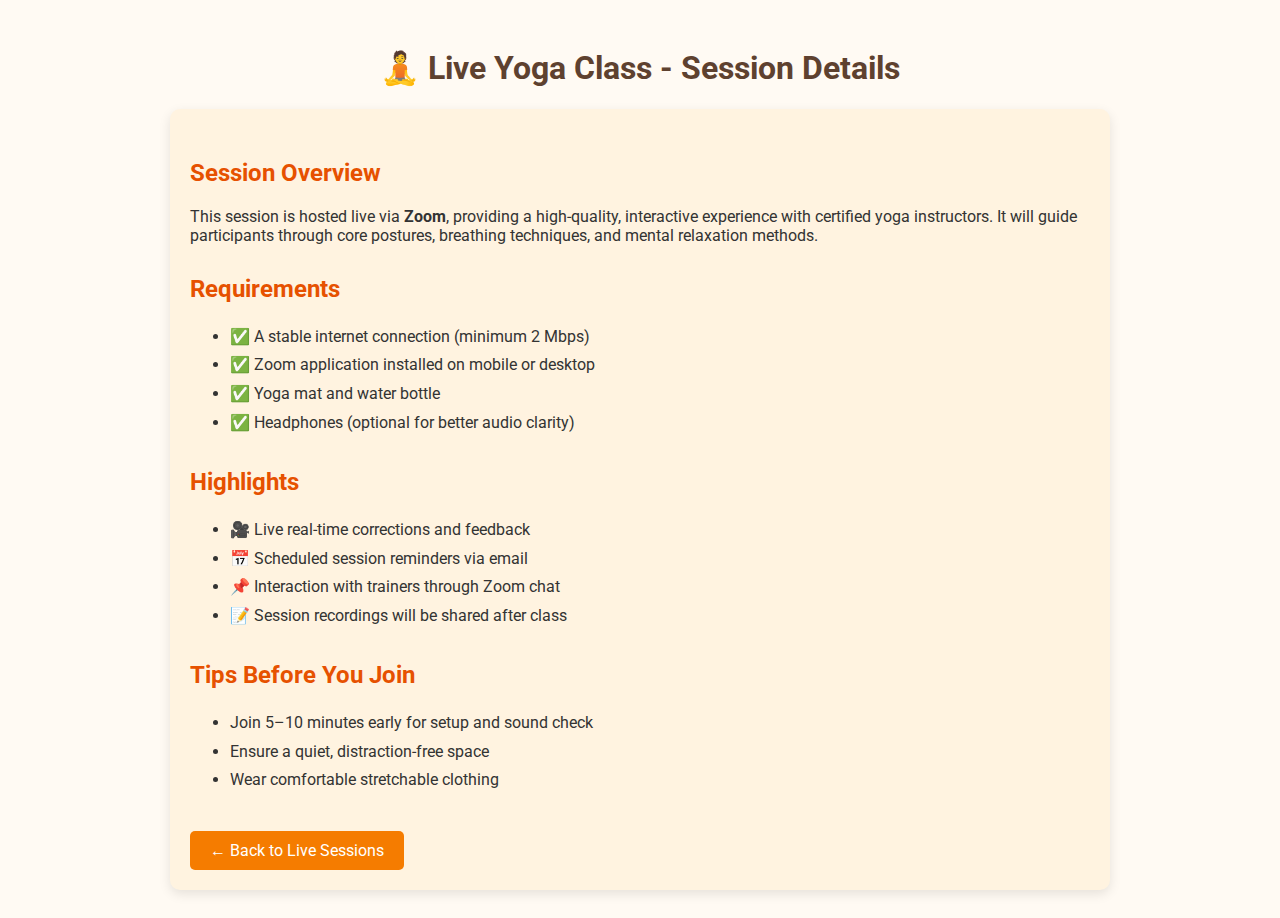
<file: detaillive.html>
<!DOCTYPE html>
<html lang="en">
<head>
  <meta charset="UTF-8" />
  <meta name="viewport" content="width=device-width, initial-scale=1.0"/>
  <title>Live Session Details - Yoga Bliss</title>
  <link href="https://fonts.googleapis.com/css2?family=Roboto&display=swap" rel="stylesheet" />
  <style>
    body {
      font-family: 'Roboto', sans-serif;
      background-color: #fffaf3;
      color: #333;
      padding: 20px;
    }

    h1 {
      text-align: center;
      color: #5e412f;
    }

    .section {
      max-width: 900px;
      margin: auto;
      padding: 20px;
      background-color: #fff3e0;
      border-radius: 10px;
      box-shadow: 0 4px 12px rgba(0,0,0,0.1);
    }

    h2 {
      color: #e65100;
      margin-top: 30px;
    }

    ul {
      line-height: 1.8;
    }

    a.button {
      display: inline-block;
      margin-top: 20px;
      padding: 10px 20px;
      background-color: #f57c00;
      color: white;
      border-radius: 5px;
      text-decoration: none;
    }

    a.button:hover {
      background-color: #e64a19;
    }
  </style>
</head>
<body>

  <h1>🧘 Live Yoga Class - Session Details</h1>

  <div class="section">
    <h2>Session Overview</h2>
    <p>This session is hosted live via <strong>Zoom</strong>, providing a high-quality, interactive experience with certified yoga instructors. It will guide participants through core postures, breathing techniques, and mental relaxation methods.</p>

    <h2>Requirements</h2>
    <ul>
      <li>✅ A stable internet connection (minimum 2 Mbps)</li>
      <li>✅ Zoom application installed on mobile or desktop</li>
      <li>✅ Yoga mat and water bottle</li>
      <li>✅ Headphones (optional for better audio clarity)</li>
    </ul>

    <h2>Highlights</h2>
    <ul>
      <li>🎥 Live real-time corrections and feedback</li>
      <li>📅 Scheduled session reminders via email</li>
      <li>📌 Interaction with trainers through Zoom chat</li>
      <li>📝 Session recordings will be shared after class</li>
    </ul>

    <h2>Tips Before You Join</h2>
    <ul>
      <li>Join 5–10 minutes early for setup and sound check</li>
      <li>Ensure a quiet, distraction-free space</li>
      <li>Wear comfortable stretchable clothing</li>
    </ul>

    <a class="button" href="live.html">← Back to Live Sessions</a>
  </div>

</body>
</html>
</file>
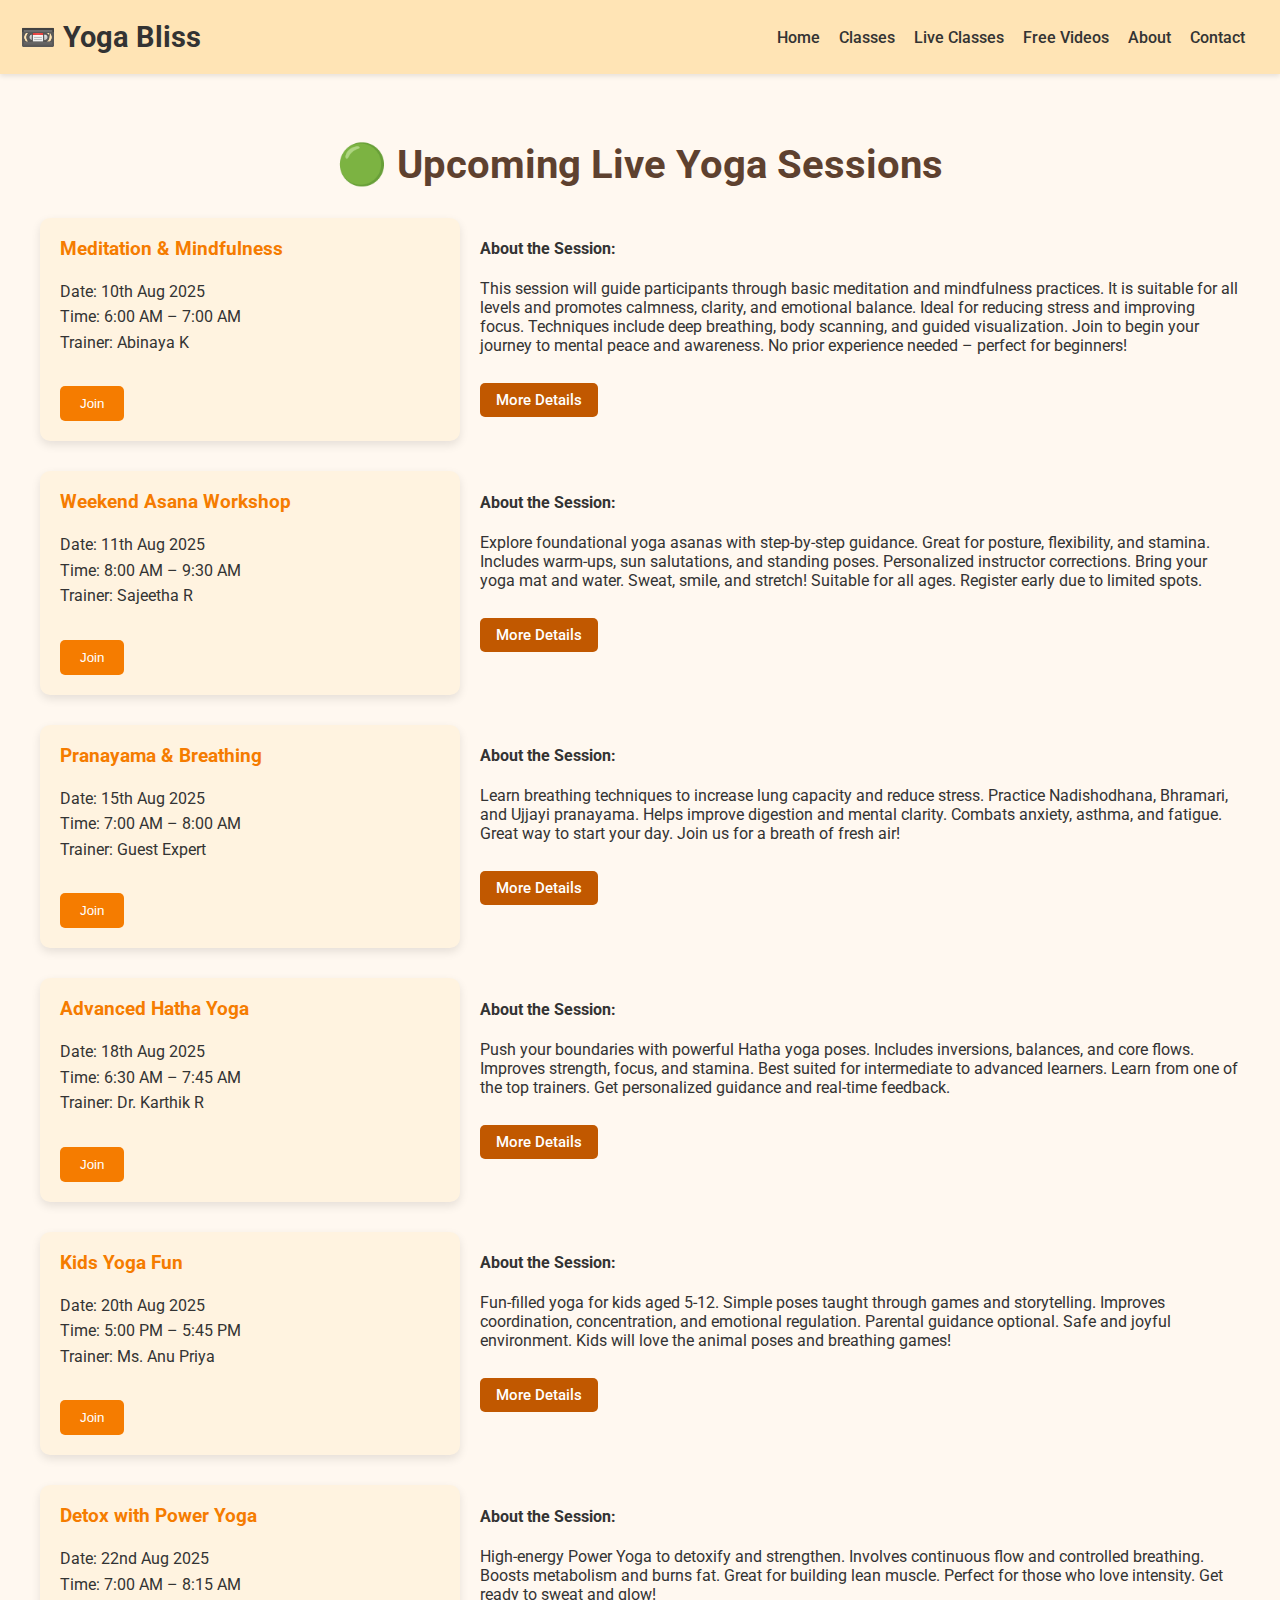
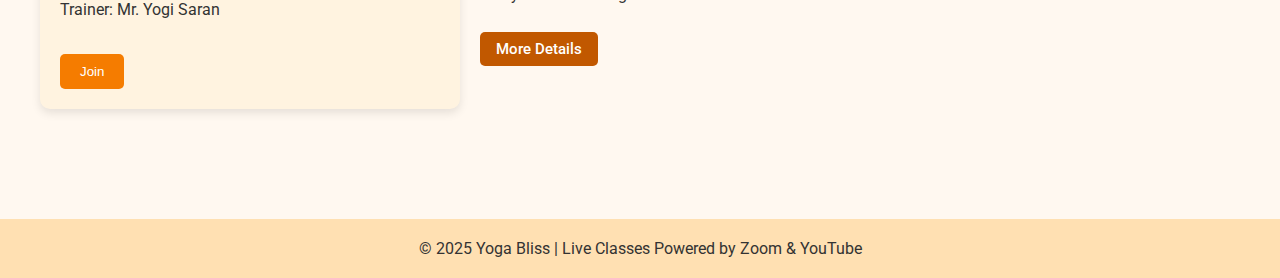
<file: live.html>
<!DOCTYPE html>
<html lang="en">
<head>
  <meta charset="UTF-8" />
  <meta name="viewport" content="width=device-width, initial-scale=1.0"/>
  <title>Live Yoga Classes - Yoga Bliss</title>
  <link href="https://fonts.googleapis.com/css2?family=Roboto&display=swap" rel="stylesheet" />
  <style>
    body {
      font-family: 'Roboto', sans-serif;
      background-color: #fff8f0;
      color: #333;
      margin: 0;
      padding: 0;
    }

    header {
      background-color: #ffe4b5;
      padding: 20px;
      display: flex;
      justify-content: space-between;
      align-items: center;
      box-shadow: 0 2px 5px rgba(0,0,0,0.1);
    }

    .logo {
      font-size: 1.8rem;
      font-weight: bold;
    }

    nav a {
      margin-right: 15px;
      text-decoration: none;
      font-weight: 500;
      color: #333;
    }

    .container {
      padding: 40px 20px;
      max-width: 1200px;
      margin: auto;
    }

    h1 {
      text-align: center;
      font-size: 2.5rem;
      margin-bottom: 30px;
      color: #5e412f;
    }

    .card-row {
      display: flex;
      flex-wrap: wrap;
      gap: 20px;
      margin-bottom: 30px;
    }

    .card {
      background-color: #fff3e0;
      padding: 20px;
      border-radius: 10px;
      box-shadow: 0 4px 10px rgba(0,0,0,0.1);
      transition: transform 0.3s ease;
      flex: 1;
    }

    .card:hover {
      transform: scale(1.02);
    }

    .card h3 {
      margin-top: 0;
      color: #f57c00;
    }

    .card p {
      font-size: 1rem;
      line-height: 1.6;
    }

    .join-btn {
      margin-top: 15px;
      padding: 10px 20px;
      background-color: #f57c00;
      color: white;
      border: none;
      border-radius: 5px;
      cursor: pointer;
    }

    .join-btn:hover {
      background-color: #ef6c00;
    }

    .popup {
      display: none;
      background: rgba(0, 0, 0, 0.7);
      position: fixed;
      top: 0; left: 0;
      width: 100%; height: 100%;
      justify-content: center;
      align-items: center;
    }

    .popup-content {
      background: white;
      padding: 20px;
      border-radius: 10px;
      width: 300px;
      text-align: center;
    }

    footer {
      background-color: #ffe0b2;
      text-align: center;
      padding: 20px;
      font-size: 1rem;
      margin-top: 40px;
    }
  </style>
</head>
<body>

  <header>
    <div class="logo">📼 Yoga Bliss</div>
    <nav>
      <a href="index.html">Home</a>
      <a href="class.html">Classes</a>
      <a href="live.html">Live Classes</a>
      <a href="freevideo.html">Free Videos</a>
      <a href="about.html">About</a>
      <a href="contact.html">Contact</a>
    </nav>
  </header>

  <div class="container">
    <h1>🟢 Upcoming Live Yoga Sessions</h1>

    <div class="card-row">
      <div class="card">
        <h3>Meditation & Mindfulness</h3>
        <p>Date: 10th Aug 2025<br>Time: 6:00 AM – 7:00 AM<br>Trainer: Abinaya K</p>
        <button class="join-btn" onclick="showPopup()">Join</button>
      </div>
      <div style="flex: 2;">
        <h4>About the Session:</h4>
        <p>This session will guide participants through basic meditation and mindfulness practices.
        It is suitable for all levels and promotes calmness, clarity, and emotional balance.
        Ideal for reducing stress and improving focus.
        Techniques include deep breathing, body scanning, and guided visualization.
        Join to begin your journey to mental peace and awareness.
        No prior experience needed – perfect for beginners!</p>
        <a href="detaillive.html" target="_blank" style="
    display: inline-block;
    margin-top: 12px;
    padding: 8px 16px;
    background-color: #c15800;
    color: white;
    text-decoration: none;
    border-radius: 5px;
    font-size: 0.95rem;
    font-weight: 500;
    transition: background-color 0.3s ease;
  ">More Details</a>
      </div>
     

      

    </div>

    <div class="card-row">
      <div class="card">
        <h3>Weekend Asana Workshop</h3>
        <p>Date: 11th Aug 2025<br>Time: 8:00 AM – 9:30 AM<br>Trainer: Sajeetha R</p>
        <button class="join-btn" onclick="showPopup()">Join</button>
      </div>
      <div style="flex: 2;">
        <h4>About the Session:</h4>
        <p>Explore foundational yoga asanas with step-by-step guidance. Great for posture, flexibility, and stamina.
        Includes warm-ups, sun salutations, and standing poses. Personalized instructor corrections.
        Bring your yoga mat and water. Sweat, smile, and stretch!
        Suitable for all ages.
        Register early due to limited spots.</p>
        <a href="detaillive.html" target="_blank" style="
    display: inline-block;
    margin-top: 12px;
    padding: 8px 16px;
    background-color: #c15800;
    color: white;
    text-decoration: none;
    border-radius: 5px;
    font-size: 0.95rem;
    font-weight: 500;
    transition: background-color 0.3s ease;
  ">More Details</a>
      </div>
    </div>

    <div class="card-row">
      <div class="card">
        <h3>Pranayama & Breathing</h3>
        <p>Date: 15th Aug 2025<br>Time: 7:00 AM – 8:00 AM<br>Trainer: Guest Expert</p>
        <button class="join-btn" onclick="showPopup()">Join</button>
      </div>
      <div style="flex: 2;">
        <h4>About the Session:</h4>
        <p>Learn breathing techniques to increase lung capacity and reduce stress.
        Practice Nadishodhana, Bhramari, and Ujjayi pranayama.
        Helps improve digestion and mental clarity.
        Combats anxiety, asthma, and fatigue.
        Great way to start your day.
        Join us for a breath of fresh air!</p>
        <a href="detaillive.html" target="_blank" style="
    display: inline-block;
    margin-top: 12px;
    padding: 8px 16px;
    background-color: #c15800;
    color: white;
    text-decoration: none;
    border-radius: 5px;
    font-size: 0.95rem;
    font-weight: 500;
    transition: background-color 0.3s ease;
  ">More Details</a>
      </div>
    </div>

    <div class="card-row">
      <div class="card">
        <h3>Advanced Hatha Yoga</h3>
        <p>Date: 18th Aug 2025<br>Time: 6:30 AM – 7:45 AM<br>Trainer: Dr. Karthik R</p>
        <button class="join-btn" onclick="showPopup()">Join</button>
      </div>
      <div style="flex: 2;">
        <h4>About the Session:</h4>
        <p>Push your boundaries with powerful Hatha yoga poses.
        Includes inversions, balances, and core flows.
        Improves strength, focus, and stamina.
        Best suited for intermediate to advanced learners.
        Learn from one of the top trainers.
        Get personalized guidance and real-time feedback.</p>
        <a href="detaillive.html" target="_blank" style="
    display: inline-block;
    margin-top: 12px;
    padding: 8px 16px;
    background-color: #c15800;
    color: white;
    text-decoration: none;
    border-radius: 5px;
    font-size: 0.95rem;
    font-weight: 500;
    transition: background-color 0.3s ease;
  ">More Details</a>
      </div>
    </div>

    <div class="card-row">
      <div class="card">
        <h3>Kids Yoga Fun</h3>
        <p>Date: 20th Aug 2025<br>Time: 5:00 PM – 5:45 PM<br>Trainer: Ms. Anu Priya</p>
        <button class="join-btn" onclick="showPopup()">Join</button>
      </div>
      <div style="flex: 2;">
        <h4>About the Session:</h4>
        <p>Fun-filled yoga for kids aged 5-12.
        Simple poses taught through games and storytelling.
        Improves coordination, concentration, and emotional regulation.
        Parental guidance optional.
        Safe and joyful environment.
        Kids will love the animal poses and breathing games!</p>
        <a href="detaillive.html" target="_blank" style="
    display: inline-block;
    margin-top: 12px;
    padding: 8px 16px;
    background-color: #c15800;
    color: white;
    text-decoration: none;
    border-radius: 5px;
    font-size: 0.95rem;
    font-weight: 500;
    transition: background-color 0.3s ease;
  ">More Details</a>
      </div>
    </div>

    <div class="card-row">
      <div class="card">
        <h3>Detox with Power Yoga</h3>
        <p>Date: 22nd Aug 2025<br>Time: 7:00 AM – 8:15 AM<br>Trainer: Mr. Yogi Saran</p>
        <button class="join-btn" onclick="showPopup()">Join</button>
      </div>
      <div style="flex: 2;">
        <h4>About the Session:</h4>
        <p>High-energy Power Yoga to detoxify and strengthen.
        Involves continuous flow and controlled breathing.
        Boosts metabolism and burns fat.
        Great for building lean muscle.
        Perfect for those who love intensity.
        Get ready to sweat and glow!</p>
         <a href="detaillive.html" target="_blank" style="
    display: inline-block;
    margin-top: 12px;
    padding: 8px 16px;
    background-color: #c15800;
    color: white;
    text-decoration: none;
    border-radius: 5px;
    font-size: 0.95rem;
    font-weight: 500;
    transition: background-color 0.3s ease;
  ">More Details</a>
      </div>
    </div>

  </div>

  <div class="popup" id="popup">
    <div class="popup-content">
      
        <p>Thank you for join the live!! </p>
         <p>📢 We will notify you when the live session starts!</p>
        <p>📅 Live Session Reminder</p>
      <button class="join-btn" onclick="closePopup()">OK</button>
    </div>
  </div>

  <footer>
    &copy; 2025 Yoga Bliss | Live Classes Powered by Zoom & YouTube
  </footer>

  <script>
    function showPopup() {
      document.getElementById('popup').style.display = 'flex';
    }

    function closePopup() {
      document.getElementById('popup').style.display = 'none';
    }
  </script>

</body>
</html>
</file>
